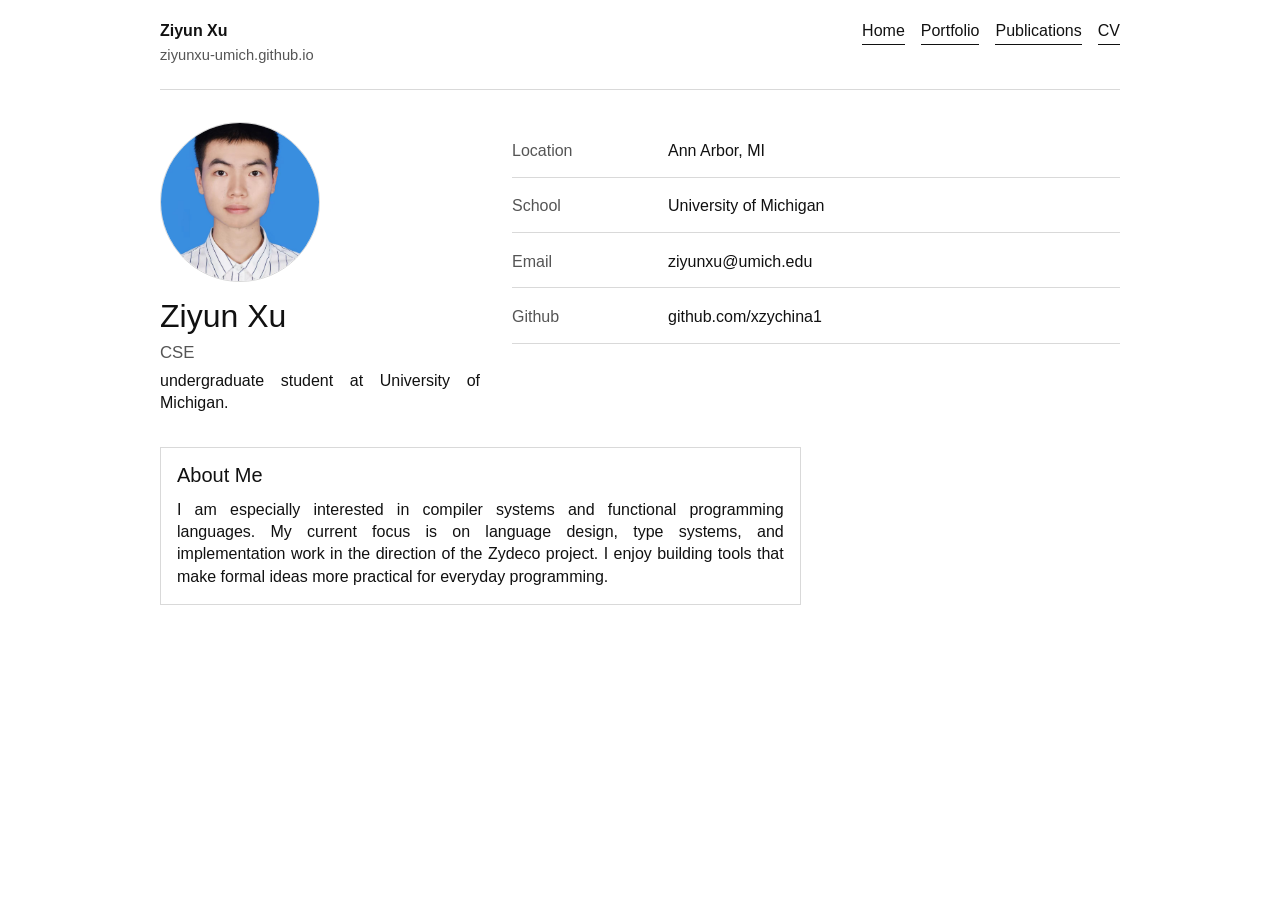
<file: index.html>
<!doctype html>
<html lang="en">
  <head>
    <meta charset="UTF-8" />
    <meta name="viewport" content="width=device-width, initial-scale=1.0" />
    <meta name="description" content="Ziyun Xu GitHub-style profile page." />
    <title>Ziyun Xu | Home</title>
    <link rel="stylesheet" href="styles.css" />
    <script defer src="script.js"></script>
  </head>
  <body>
    <div class="page-shell">
      <header class="site-header">
        <div class="brand">
          <strong>Ziyun Xu</strong>
          <span>ziyunxu-umich.github.io</span>
        </div>
        <nav class="site-nav" aria-label="Primary">
          <a href="https://xzychina1.github.io/ziyunxu-umich.github.io/cv/index.html" aria-current="page">Home</a>
          <a href="portfolio/index.html">Portfolio</a>
          <a href="publications/index.html">Publications</a>
          <a href="cv/index.html">CV</a>
        </nav>
      </header>

      <main class="profile-layout">
        <aside class="profile-card">
          <div class="profile-avatar">
            <img src="微信图片_20260513203422_10_657.jpg" alt="Ziyun Xu profile photo" />
          </div>
          <div class="profile-summary">
            <h1>Ziyun Xu</h1>
            <p class="profile-role">CSE</p>
            <p>undergraduate student at University of Michigan.</p>
          </div>
        </aside>

        <section class="profile-details" aria-label="Profile details">
          <div class="profile-row">
            <span>Location</span>
            <span>Ann Arbor, MI</span>
          </div>
          <div class="profile-row">
            <span>School</span>
            <span>University of Michigan</span>
          </div>
          <div class="profile-row">
            <span>Email</span>
            <a href="mailto:ziyunxu@umich.edu">ziyunxu@umich.edu</a>
          </div>
          <div class="profile-row">
            <span>Github</span>
            <a href="https://github.com/xzychina1" target="_blank" rel="noreferrer">
              github.com/xzychina1
            </a>
          </div>
        </section>

        <section class="about-box" aria-label="About me">
          <h2>About Me</h2>
          <p>
            I am especially interested in compiler systems and functional programming languages.
            My current focus is on language design, type systems, and implementation work in the
            direction of the Zydeco project. I enjoy building tools that make formal ideas more
            practical for everyday programming.
          </p>
        </section>

      </main>
    </div>
  </body>
</html>
</file>
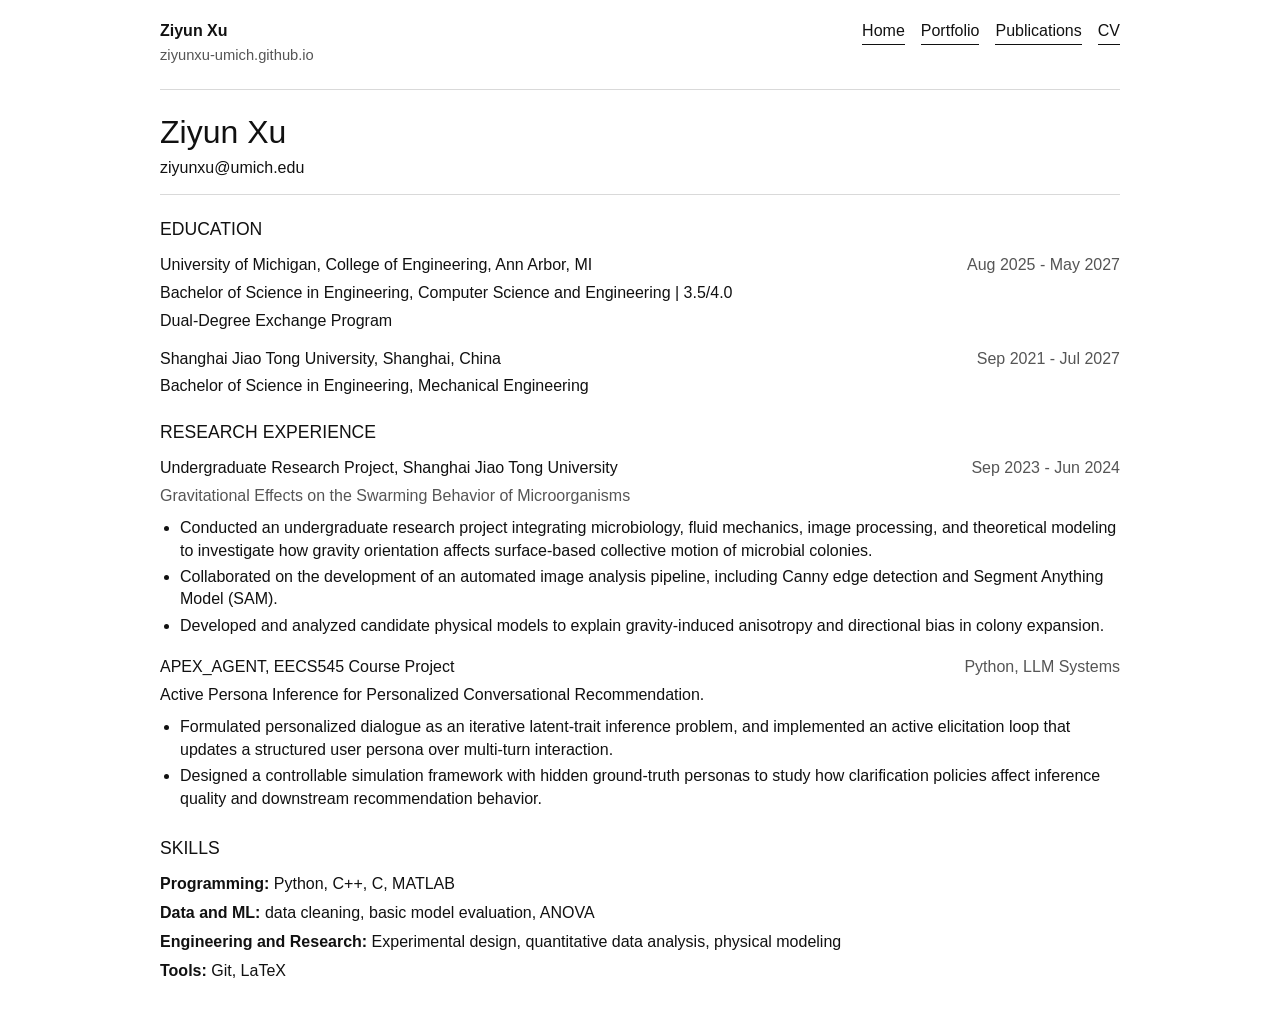
<file: cv/index.html>
<!doctype html>
<html lang="en">
  <head>
    <meta charset="UTF-8" />
    <meta name="viewport" content="width=device-width, initial-scale=1.0" />
    <meta name="description" content="CV page." />
    <title>Ziyun Xu | CV</title>
    <link rel="stylesheet" href="../styles.css" />
    <script defer src="../script.js"></script>
  </head>
  <body>
    <div class="page-shell">
      <header class="site-header">
        <div class="brand">
          <strong>Ziyun Xu</strong>
          <span>ziyunxu-umich.github.io</span>
        </div>
        <nav class="site-nav" aria-label="Primary">
          <a href="../index.html">Home</a>
          <a href="../portfolio/index.html">Portfolio</a>
          <a href="../publications/index.html">Publications</a>
          <a href="../cv/index.html" aria-current="page">CV</a>
        </nav>
      </header>

      <main class="cv-page">
        <section class="cv-head">
          <h1>Ziyun Xu</h1>
          <p>
            <a href="mailto:ziyunxu@umich.edu">ziyunxu@umich.edu</a>
          </p>
        </section>

        <section class="cv-section">
          <h2>Education</h2>

          <article class="cv-item">
            <div class="cv-item-top">
              <h3>University of Michigan, College of Engineering, Ann Arbor, MI</h3>
              <span>Aug 2025 - May 2027</span>
            </div>
            <p>Bachelor of Science in Engineering, Computer Science and Engineering | 3.5/4.0</p>
            <p>Dual-Degree Exchange Program</p>
          </article>

          <article class="cv-item">
            <div class="cv-item-top">
              <h3>Shanghai Jiao Tong University, Shanghai, China</h3>
              <span>Sep 2021 - Jul 2027</span>
            </div>
            <p>Bachelor of Science in Engineering, Mechanical Engineering</p>
          </article>
        </section>

        <section class="cv-section">
          <h2>Research Experience</h2>

          <article class="cv-item">
            <div class="cv-item-top">
              <h3>Undergraduate Research Project, Shanghai Jiao Tong University</h3>
              <span>Sep 2023 - Jun 2024</span>
            </div>
            <p class="cv-topic">Gravitational Effects on the Swarming Behavior of Microorganisms</p>
            <ul>
              <li>
                Conducted an undergraduate research project integrating microbiology, fluid
                mechanics, image processing, and theoretical modeling to investigate how gravity
                orientation affects surface-based collective motion of microbial colonies.
              </li>
              <li>
                Collaborated on the development of an automated image analysis pipeline, including
                Canny edge detection and Segment Anything Model (SAM).
              </li>
              <li>
                Developed and analyzed candidate physical models to explain gravity-induced
                anisotropy and directional bias in colony expansion.
              </li>
            </ul>
          </article>

          <article class="cv-item">
            <div class="cv-item-top">
              <h3>APEX_AGENT, EECS545 Course Project</h3>
              <span>Python, LLM Systems</span>
            </div>
            <p>
              Active Persona Inference for Personalized Conversational Recommendation.
            </p>
            <ul>
              <li>
                Formulated personalized dialogue as an iterative latent-trait inference problem,
                and implemented an active elicitation loop that updates a structured user persona
                over multi-turn interaction.
              </li>
              <li>
                Designed a controllable simulation framework with hidden ground-truth personas to
                study how clarification policies affect inference quality and downstream
                recommendation behavior.
              </li>
            </ul>
          </article>
        </section>

        <section class="cv-section">
          <h2>Skills</h2>
          <div class="cv-skills">
            <p><strong>Programming:</strong> Python, C++, C, MATLAB</p>
            <p><strong>Data and ML:</strong> data cleaning, basic model evaluation, ANOVA</p>
            <p>
              <strong>Engineering and Research:</strong> Experimental design, quantitative data
              analysis, physical modeling
            </p>
            <p><strong>Tools:</strong> Git, LaTeX</p>
          </div>
        </section>
      </main>
    </div>
  </body>
</html>
</file>
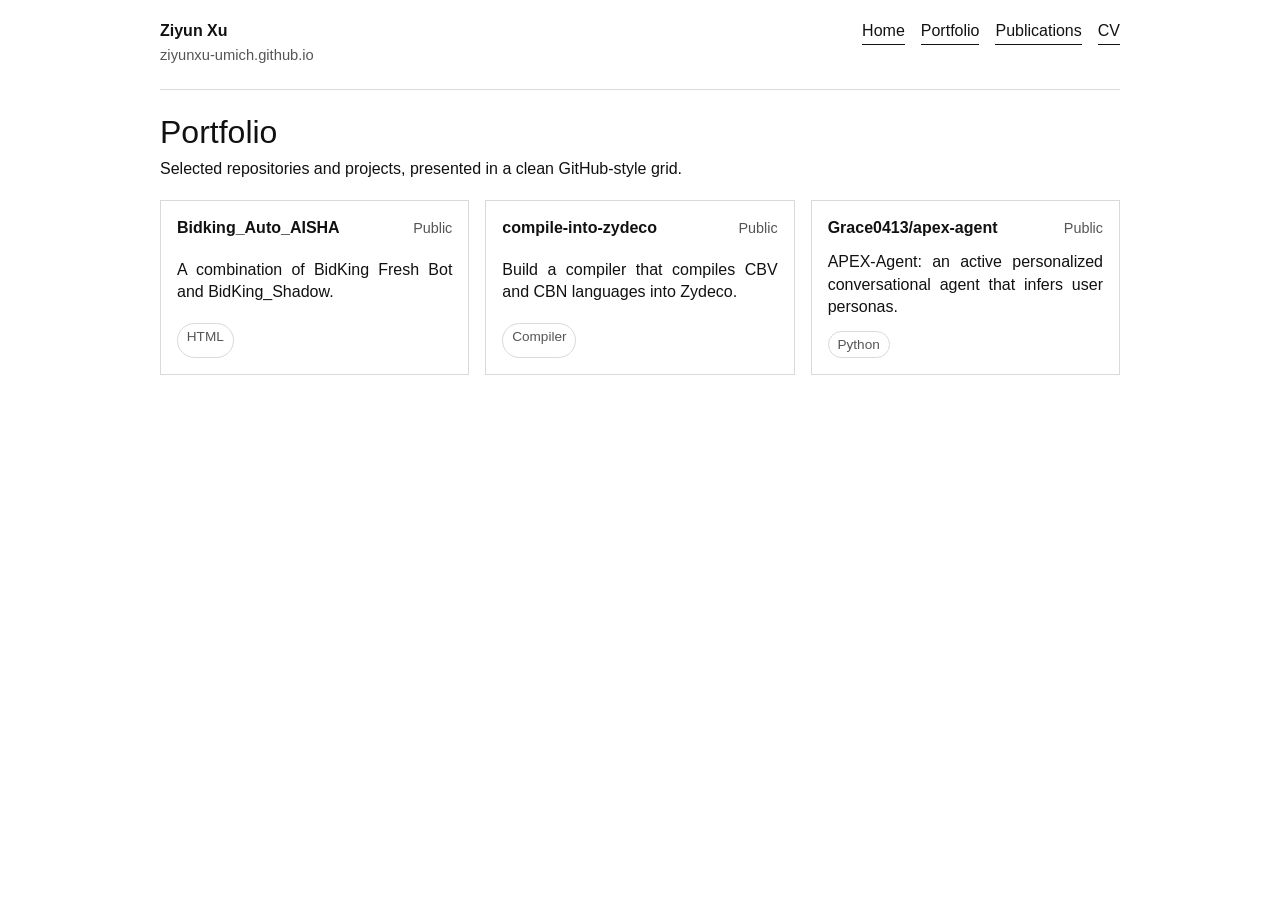
<file: portfolio/index.html>
<!doctype html>
<html lang="en">
  <head>
    <meta charset="UTF-8" />
    <meta name="viewport" content="width=device-width, initial-scale=1.0" />
    <meta name="description" content="Portfolio page." />
    <title>Ziyun Xu | Portfolio</title>
    <link rel="stylesheet" href="../styles.css" />
    <script defer src="../script.js"></script>
  </head>
  <body>
    <div class="page-shell">
      <header class="site-header">
        <div class="brand">
          <strong>Ziyun Xu</strong>
          <span>ziyunxu-umich.github.io</span>
        </div>
        <nav class="site-nav" aria-label="Primary">
          <a href="../index.html">Home</a>
          <a href="../portfolio/index.html" aria-current="page">Portfolio</a>
          <a href="../publications/index.html">Publications</a>
          <a href="../cv/index.html">CV</a>
        </nav>
      </header>

      <main class="portfolio-page">
        <section class="portfolio-head">
          <h1>Portfolio</h1>
          <p>
            Selected repositories and projects, presented in a clean GitHub-style grid.
          </p>
        </section>

        <section class="repo-grid portfolio-grid" aria-label="Portfolio items">
          <article class="repo-card">
            <div class="repo-card-head">
              <strong>Bidking_Auto_AISHA</strong>
              <span>Public</span>
            </div>
            <p>A combination of BidKing Fresh Bot and BidKing_Shadow.</p>
            <span class="repo-lang">HTML</span>
          </article>

          <a class="repo-card" href="https://github.com/xzychina1/compile-into-zydeco" target="_blank" rel="noreferrer">
            <div class="repo-card-head">
              <strong>compile-into-zydeco</strong>
              <span>Public</span>
            </div>
            <p>Build a compiler that compiles CBV and CBN languages into Zydeco.</p>
            <span class="repo-lang">Compiler</span>
          </a>

          <a class="repo-card" href="https://github.com/Grace0413/apex-agent" target="_blank" rel="noreferrer">
            <div class="repo-card-head">
              <strong>Grace0413/apex-agent</strong>
              <span>Public</span>
            </div>
            <p>APEX-Agent: an active personalized conversational agent that infers user personas.</p>
            <span class="repo-lang">Python</span>
          </a>
        </section>
      </main>
    </div>
  </body>
</html>
</file>
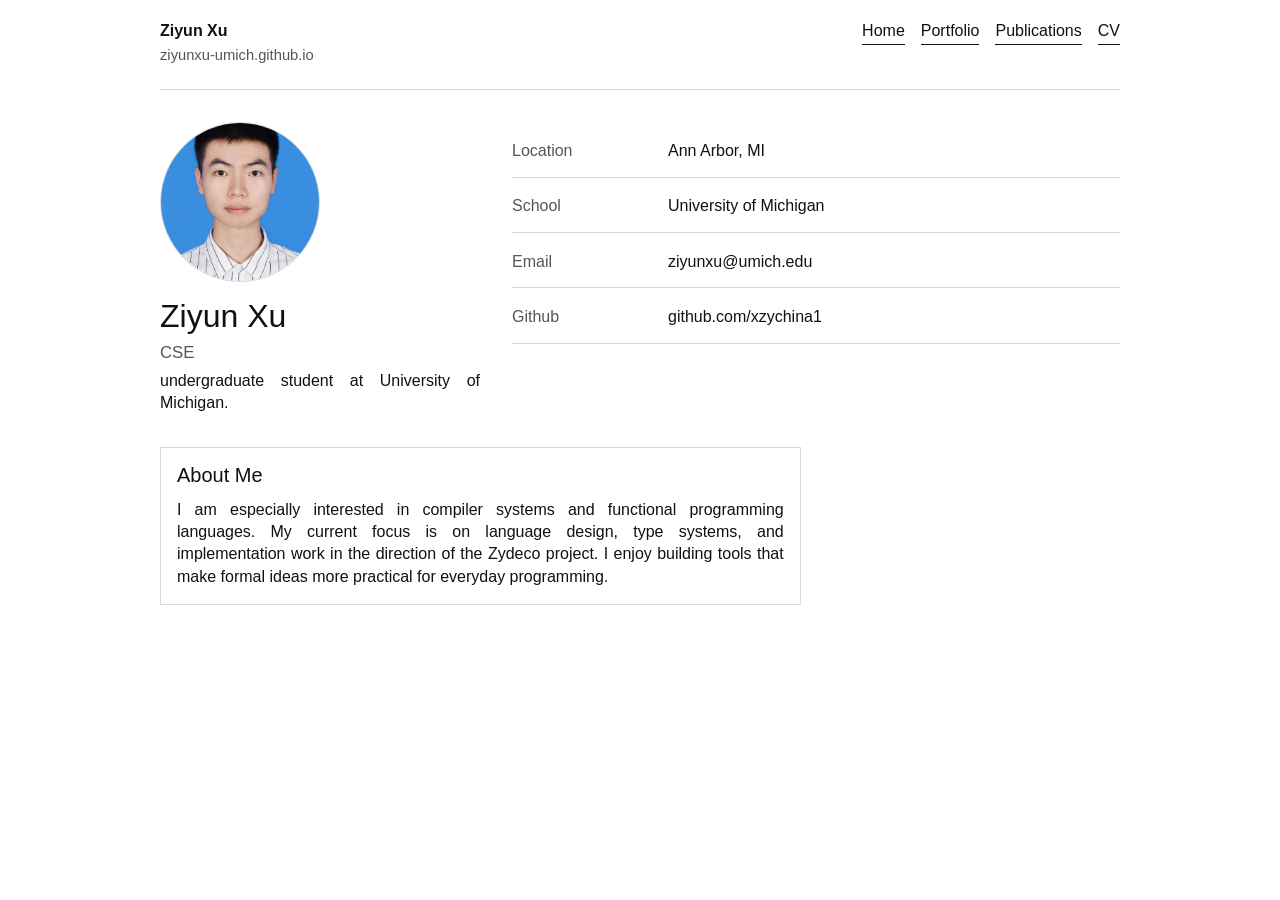
<file: projects.html>
<!doctype html>
<html lang="en">
  <head>
    <meta charset="UTF-8" />
    <meta http-equiv="refresh" content="0; url=index.html#publications" />
    <meta name="viewport" content="width=device-width, initial-scale=1.0" />
    <title>Ziyun Xu | Publications</title>
  </head>
  <body>
    <p><a href="index.html#publications">Open Publications</a></p>
  </body>
</html>
</file>
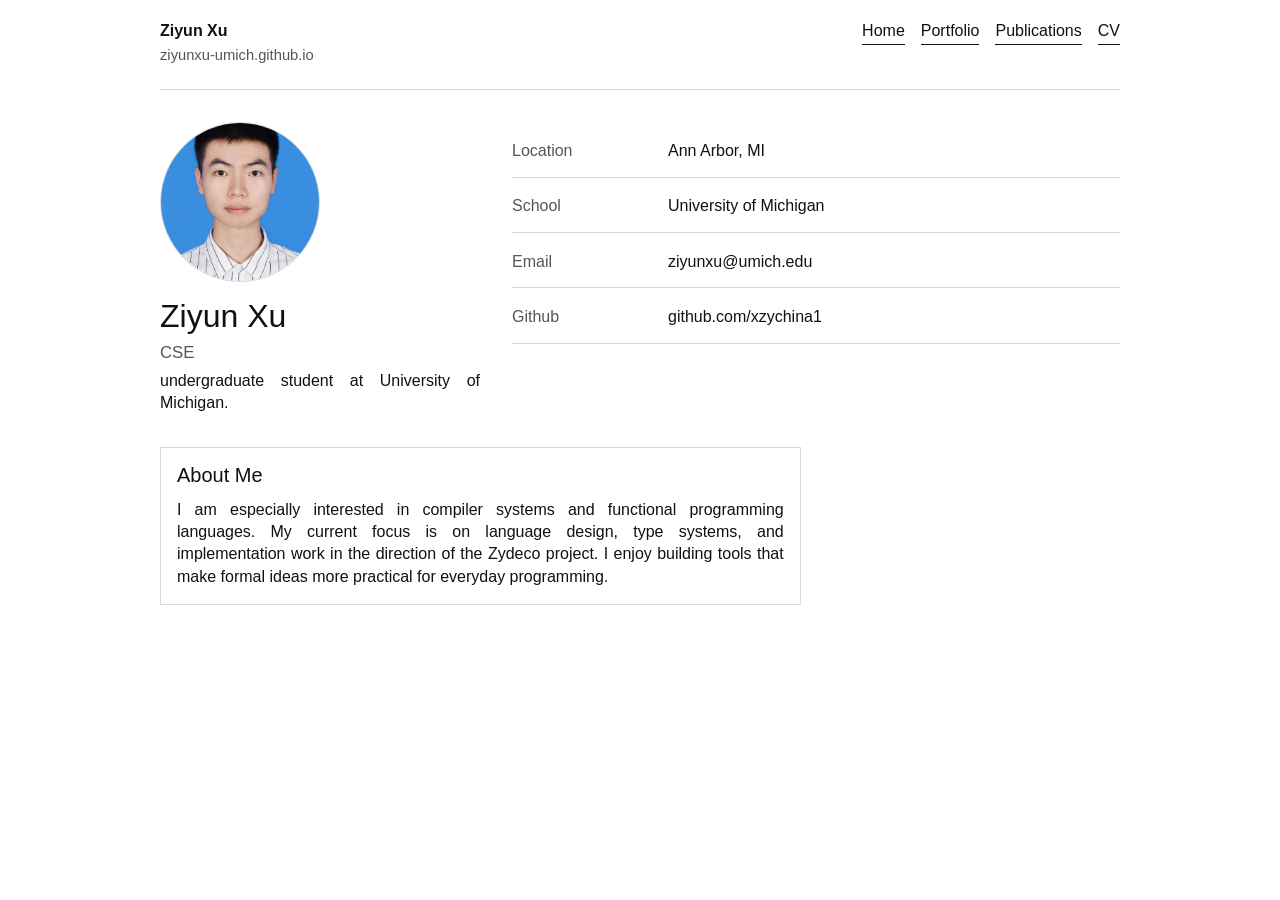
<file: resume.html>
<!doctype html>
<html lang="en">
  <head>
    <meta charset="UTF-8" />
    <meta http-equiv="refresh" content="0; url=index.html#cv" />
    <meta name="viewport" content="width=device-width, initial-scale=1.0" />
    <title>Ziyun Xu | CV</title>
  </head>
  <body>
    <p><a href="index.html#cv">Open CV</a></p>
  </body>
</html>
</file>
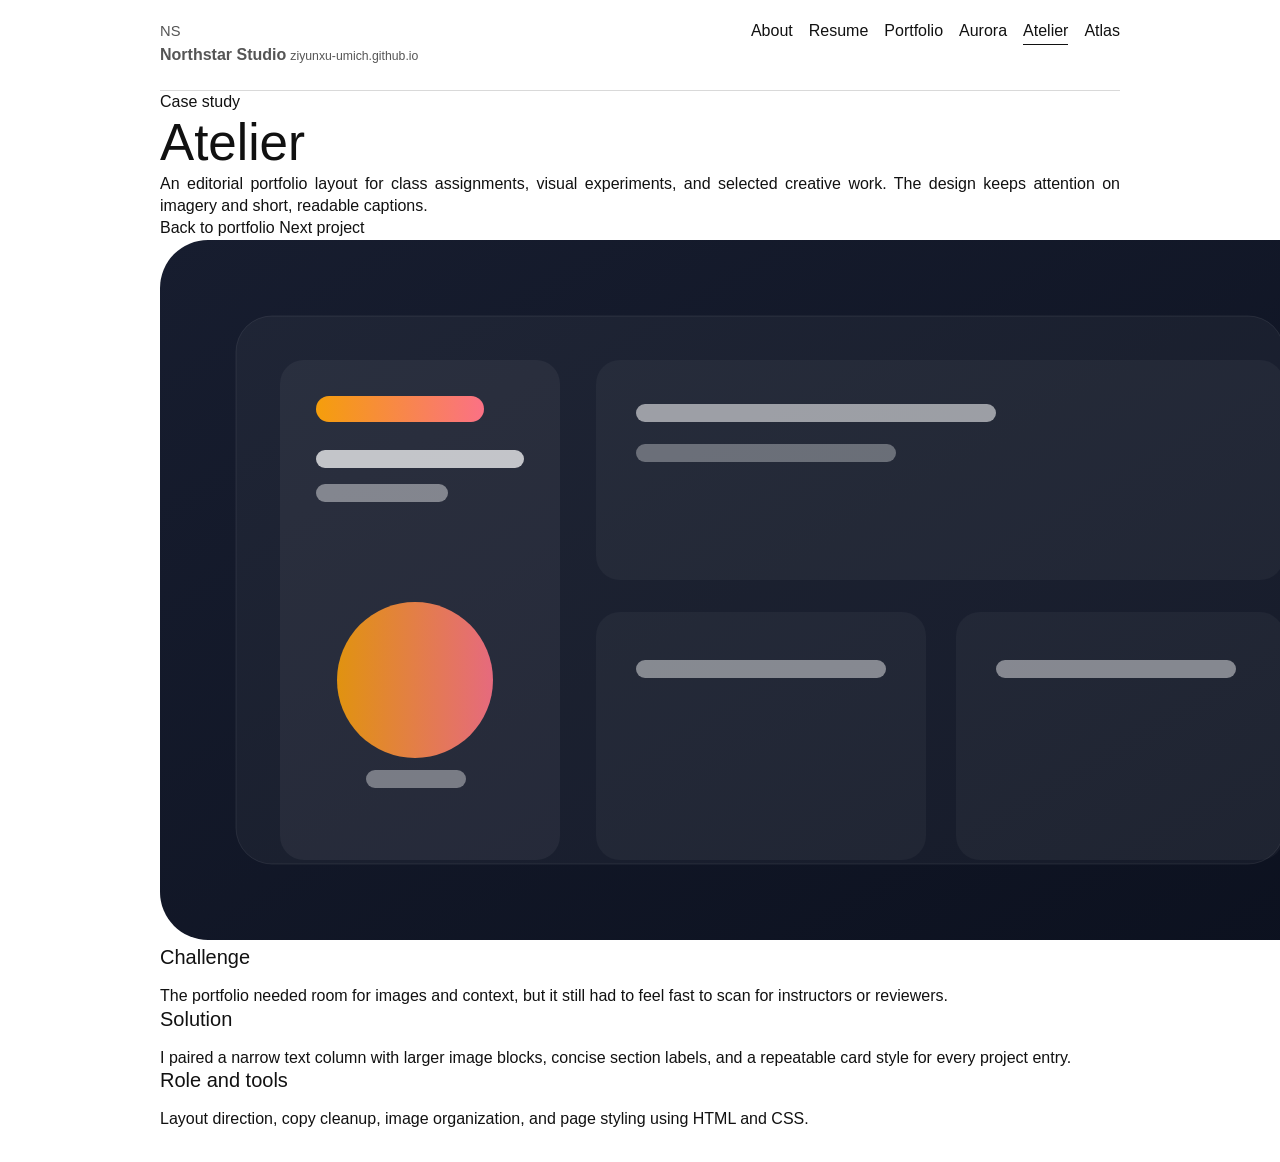
<file: projects/atelier.html>
<!doctype html>
<html lang="en">
  <head>
    <meta charset="UTF-8" />
    <meta name="viewport" content="width=device-width, initial-scale=1.0" />
    <meta
      name="description"
      content="Atelier case study with editorial portfolio design, screenshots, and project highlights."
    />
    <title>Northstar Studio | Atelier</title>
    <link rel="stylesheet" href="../styles.css" />
    <script defer src="../script.js"></script>
  </head>
  <body>
    <div class="page-shell">
      <header class="site-header">
        <a class="brand" href="../index.html">
          <span class="brand-mark">NS</span>
          <span>
            <strong>Northstar Studio</strong>
            <small>ziyunxu-umich.github.io</small>
          </span>
        </a>
        <nav class="site-nav" aria-label="Primary">
          <a href="../index.html" data-page="home">About</a>
          <a href="../resume.html" data-page="resume">Resume</a>
          <a href="../projects.html" data-page="projects">Portfolio</a>
          <a href="../projects/aurora.html" data-page="aurora">Aurora</a>
          <a href="../projects/atelier.html" data-page="atelier">Atelier</a>
          <a href="../projects/atlas.html" data-page="atlas">Atlas</a>
        </nav>
      </header>

      <main>
        <section class="card project-detail hero-detail">
          <div class="hero-copy narrow-copy">
            <p class="eyebrow">Case study</p>
            <h1>Atelier</h1>
            <p class="lede">
              An editorial portfolio layout for class assignments, visual experiments, and selected
              creative work. The design keeps attention on imagery and short, readable captions.
            </p>
            <div class="hero-actions">
              <a class="button button-primary" href="../projects.html">Back to portfolio</a>
              <a class="button button-secondary" href="atlas.html">Next project</a>
            </div>
          </div>
          <img src="../assets/project-atelier.svg" alt="Atelier project screenshot placeholder" />
        </section>

        <section class="detail-grid">
          <article class="card narrow-copy">
            <h2>Challenge</h2>
            <p>
              The portfolio needed room for images and context, but it still had to feel fast to
              scan for instructors or reviewers.
            </p>
          </article>
          <article class="card narrow-copy">
            <h2>Solution</h2>
            <p>
              I paired a narrow text column with larger image blocks, concise section labels, and a
              repeatable card style for every project entry.
            </p>
          </article>
          <article class="card narrow-copy">
            <h2>Role and tools</h2>
            <p>
              Layout direction, copy cleanup, image organization, and page styling using HTML and
              CSS.
            </p>
          </article>
        </section>
      </main>
    </div>
  </body>
</html>
</file>
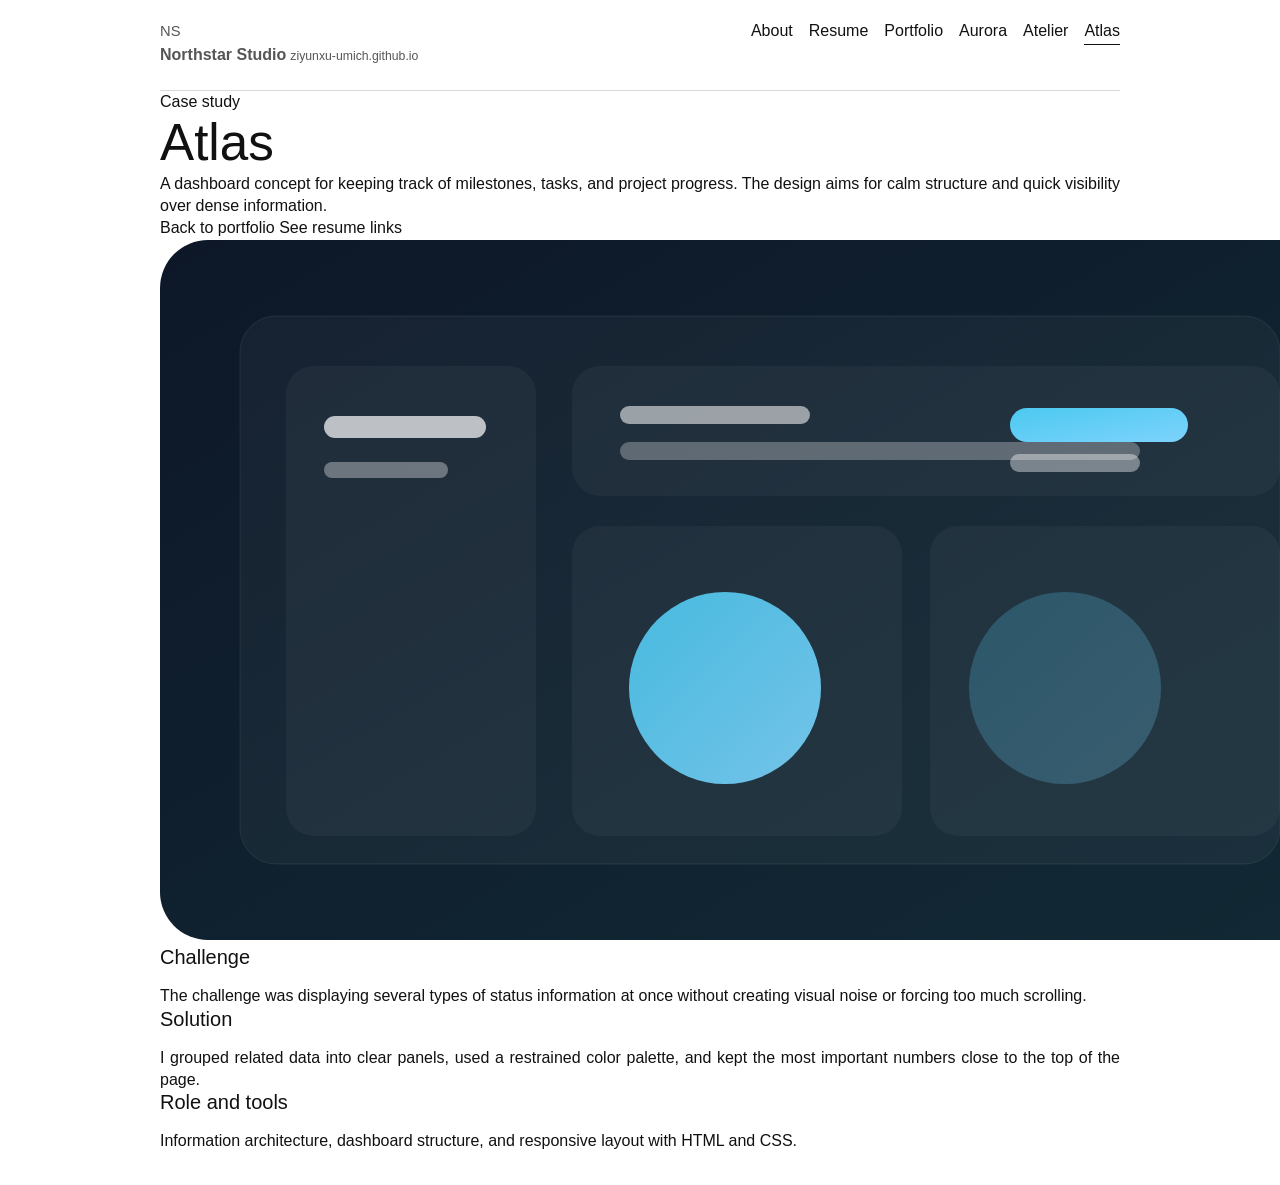
<file: projects/atlas.html>
<!doctype html>
<html lang="en">
  <head>
    <meta charset="UTF-8" />
    <meta name="viewport" content="width=device-width, initial-scale=1.0" />
    <meta
      name="description"
      content="Atlas case study with dashboard design, screenshots, and project highlights."
    />
    <title>Northstar Studio | Atlas</title>
    <link rel="stylesheet" href="../styles.css" />
    <script defer src="../script.js"></script>
  </head>
  <body>
    <div class="page-shell">
      <header class="site-header">
        <a class="brand" href="../index.html">
          <span class="brand-mark">NS</span>
          <span>
            <strong>Northstar Studio</strong>
            <small>ziyunxu-umich.github.io</small>
          </span>
        </a>
        <nav class="site-nav" aria-label="Primary">
          <a href="../index.html" data-page="home">About</a>
          <a href="../resume.html" data-page="resume">Resume</a>
          <a href="../projects.html" data-page="projects">Portfolio</a>
          <a href="../projects/aurora.html" data-page="aurora">Aurora</a>
          <a href="../projects/atelier.html" data-page="atelier">Atelier</a>
          <a href="../projects/atlas.html" data-page="atlas">Atlas</a>
        </nav>
      </header>

      <main>
        <section class="card project-detail hero-detail">
          <div class="hero-copy narrow-copy">
            <p class="eyebrow">Case study</p>
            <h1>Atlas</h1>
            <p class="lede">
              A dashboard concept for keeping track of milestones, tasks, and project progress.
              The design aims for calm structure and quick visibility over dense information.
            </p>
            <div class="hero-actions">
              <a class="button button-primary" href="../projects.html">Back to portfolio</a>
              <a class="button button-secondary" href="../resume.html">See resume links</a>
            </div>
          </div>
          <img src="../assets/project-atlas.svg" alt="Atlas project screenshot placeholder" />
        </section>

        <section class="detail-grid">
          <article class="card narrow-copy">
            <h2>Challenge</h2>
            <p>
              The challenge was displaying several types of status information at once without
              creating visual noise or forcing too much scrolling.
            </p>
          </article>
          <article class="card narrow-copy">
            <h2>Solution</h2>
            <p>
              I grouped related data into clear panels, used a restrained color palette, and kept
              the most important numbers close to the top of the page.
            </p>
          </article>
          <article class="card narrow-copy">
            <h2>Role and tools</h2>
            <p>
              Information architecture, dashboard structure, and responsive layout with HTML and
              CSS.
            </p>
          </article>
        </section>
      </main>
    </div>
  </body>
</html>
</file>
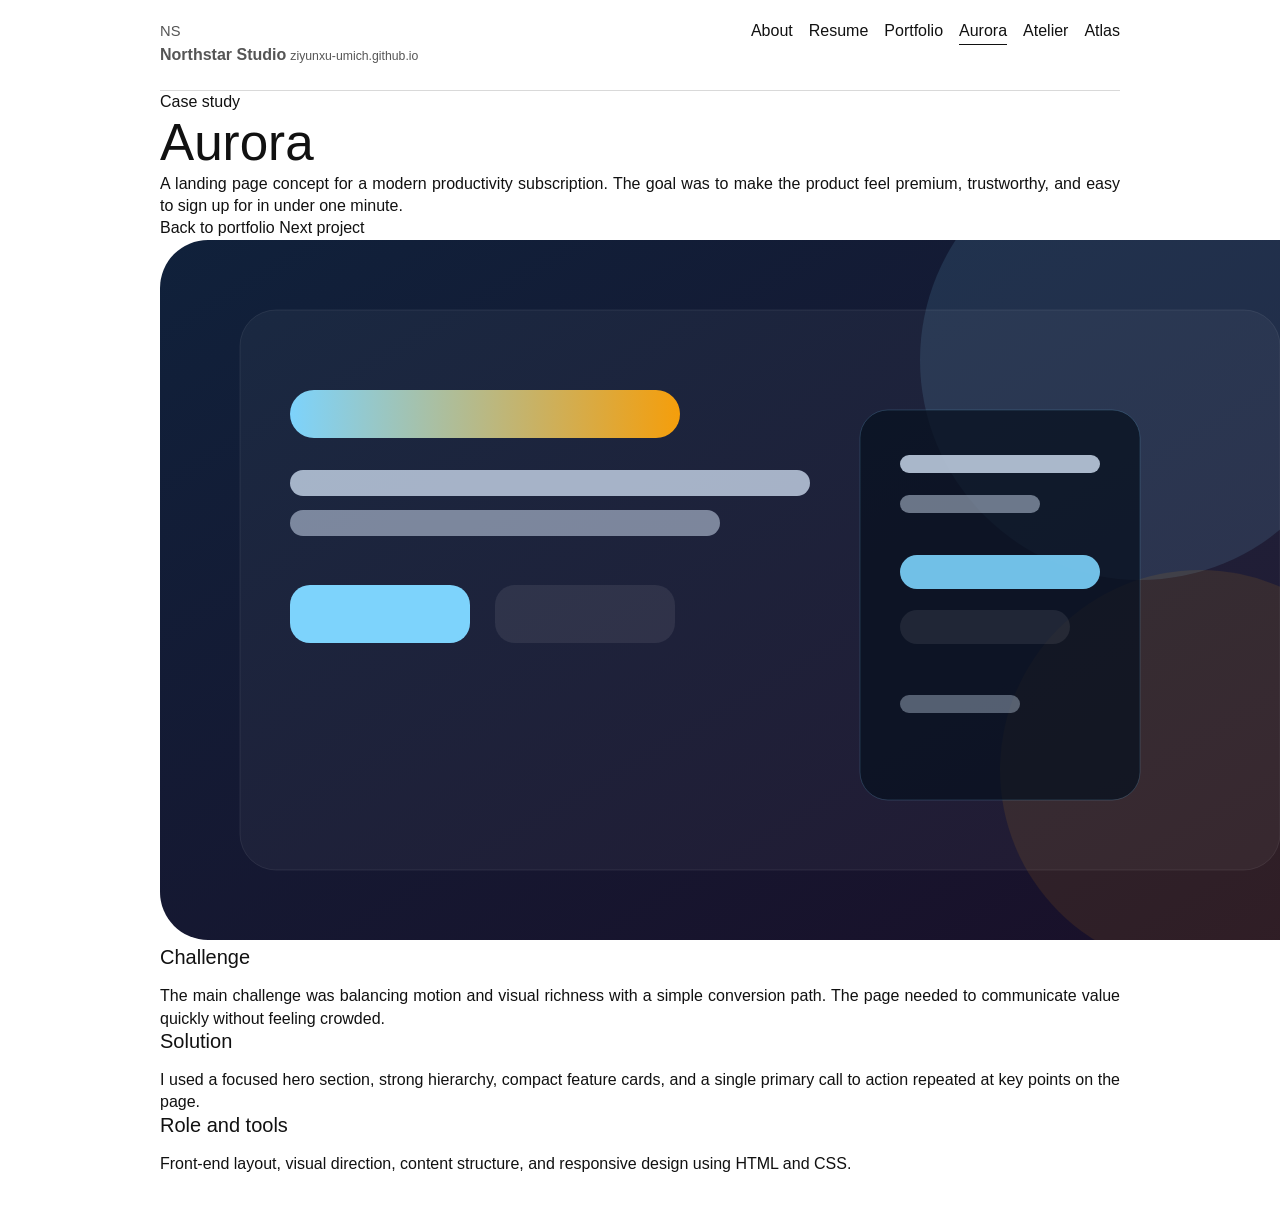
<file: projects/aurora.html>
<!doctype html>
<html lang="en">
  <head>
    <meta charset="UTF-8" />
    <meta name="viewport" content="width=device-width, initial-scale=1.0" />
    <meta
      name="description"
      content="Aurora case study with product landing page design, screenshots, and project highlights."
    />
    <title>Northstar Studio | Aurora</title>
    <link rel="stylesheet" href="../styles.css" />
    <script defer src="../script.js"></script>
  </head>
  <body>
    <div class="page-shell">
      <header class="site-header">
        <a class="brand" href="../index.html">
          <span class="brand-mark">NS</span>
          <span>
            <strong>Northstar Studio</strong>
            <small>ziyunxu-umich.github.io</small>
          </span>
        </a>
        <nav class="site-nav" aria-label="Primary">
          <a href="../index.html" data-page="home">About</a>
          <a href="../resume.html" data-page="resume">Resume</a>
          <a href="../projects.html" data-page="projects">Portfolio</a>
          <a href="../projects/aurora.html" data-page="aurora">Aurora</a>
          <a href="../projects/atelier.html" data-page="atelier">Atelier</a>
          <a href="../projects/atlas.html" data-page="atlas">Atlas</a>
        </nav>
      </header>

      <main>
        <section class="card project-detail hero-detail">
          <div class="hero-copy narrow-copy">
            <p class="eyebrow">Case study</p>
            <h1>Aurora</h1>
            <p class="lede">
              A landing page concept for a modern productivity subscription. The goal was to make
              the product feel premium, trustworthy, and easy to sign up for in under one minute.
            </p>
            <div class="hero-actions">
              <a class="button button-primary" href="../projects.html">Back to portfolio</a>
              <a class="button button-secondary" href="atelier.html">Next project</a>
            </div>
          </div>
          <img src="../assets/project-aurora.svg" alt="Aurora project screenshot placeholder" />
        </section>

        <section class="detail-grid">
          <article class="card narrow-copy">
            <h2>Challenge</h2>
            <p>
              The main challenge was balancing motion and visual richness with a simple conversion
              path. The page needed to communicate value quickly without feeling crowded.
            </p>
          </article>
          <article class="card narrow-copy">
            <h2>Solution</h2>
            <p>
              I used a focused hero section, strong hierarchy, compact feature cards, and a single
              primary call to action repeated at key points on the page.
            </p>
          </article>
          <article class="card narrow-copy">
            <h2>Role and tools</h2>
            <p>
              Front-end layout, visual direction, content structure, and responsive design using
              HTML and CSS.
            </p>
          </article>
        </section>
      </main>
    </div>
  </body>
</html>
</file>
<file: styles.css>
:root {
  color-scheme: light;
  --bg: #ffffff;
  --text: #111111;
  --muted: #555555;
  --border: #d9d9d9;
  --panel: #ffffff;
  font-family: Arial, Helvetica, sans-serif;
}

* {
  box-sizing: border-box;
}

html {
  scroll-behavior: smooth;
}

body {
  margin: 0;
  min-height: 100vh;
  background: var(--bg);
  color: var(--text);
  line-height: 1.4;
}

a {
  color: inherit;
  text-decoration: none;
}

p {
  margin: 0;
  text-align: justify;
  text-justify: inter-word;
}

h1,
h2,
h3,
p,
a {
  font-weight: 400;
}

h1,
h2,
h3 {
  margin: 0;
  line-height: 1.15;
}

h1 {
  font-size: clamp(2rem, 4vw, 3.6rem);
}

h2 {
  font-size: 1.25rem;
  margin-bottom: 1rem;
}

h3 {
  font-size: 1rem;
  margin-bottom: 0.4rem;
}

.page-shell {
  width: min(960px, calc(100% - 2rem));
  margin: 0 auto;
  padding: 1.25rem 0 2rem;
}

.site-header {
  display: flex;
  justify-content: space-between;
  align-items: baseline;
  gap: 1rem;
  padding: 0 0 1.5rem;
  border-bottom: 1px solid var(--border);
}

.brand {
  display: flex;
  flex-direction: column;
  gap: 0.15rem;
}

.brand strong {
  font-size: 1rem;
}

.brand span {
  color: var(--muted);
  font-size: 0.92rem;
}

.site-nav {
  display: flex;
  gap: 1rem;
  flex-wrap: wrap;
}

.site-nav a {
  color: var(--text);
  padding-bottom: 0.1rem;
  border-bottom: 1px solid transparent;
}

.site-nav a:hover,
.site-nav a[aria-current="page"] {
  border-bottom-color: var(--text);
}


.blank-main {
  min-height: calc(100vh - 5rem);
}

.profile-layout {
  display: grid;
  grid-template-columns: minmax(0, 320px) minmax(0, 1fr);
  gap: 2rem;
  padding-top: 2rem;
  align-items: start;
}

.profile-card {
  display: grid;
  gap: 1rem;
  align-content: start;
}

.profile-avatar {
  width: 160px;
  height: 160px;
  border: 1px solid var(--border);
  border-radius: 50%;
  overflow: hidden;
}

.profile-avatar img {
  width: 100%;
  height: 100%;
  object-fit: cover;
  display: block;
}

.profile-summary {
  display: grid;
  gap: 0.35rem;
}

.profile-summary h1 {
  font-size: 2rem;
}

.profile-role {
  color: var(--muted);
  font-size: 1.05rem;
}

.profile-details {
  display: grid;
  gap: 0.2rem;
  padding-top: 0.2rem;
}

.about-box {
  grid-column: 1 / -1;
  max-width: 72ch;
  border: 1px solid var(--border);
  padding: 1rem;
}

.about-box h2 {
  margin-bottom: 0.75rem;
}

.repos-box {
  grid-column: 1 / -1;
  display: grid;
  gap: 1rem;
}

.repo-grid {
  display: grid;
  grid-template-columns: repeat(3, minmax(0, 1fr));
  gap: 1rem;
}

.repo-card {
  display: grid;
  gap: 0.75rem;
  border: 1px solid var(--border);
  padding: 1rem;
  min-height: 170px;
  background: #fff;
}

.repo-card-head {
  display: flex;
  justify-content: space-between;
  gap: 1rem;
  align-items: baseline;
}

.repo-card-head strong {
  font-size: 1rem;
}

.repo-card-head span {
  color: var(--muted);
  font-size: 0.9rem;
}

.repo-card p {
  color: var(--text);
}

.repo-lang {
  justify-self: start;
  border: 1px solid var(--border);
  padding: 0.2rem 0.55rem;
  border-radius: 999px;
  font-size: 0.85rem;
  color: var(--muted);
}

.cv-page {
  display: grid;
  gap: 1.5rem;
  padding-top: 1.5rem;
}

.cv-head {
  border-bottom: 1px solid var(--border);
  padding-bottom: 0.9rem;
}

.cv-head h1 {
  font-size: 2rem;
  margin-bottom: 0.35rem;
}

.cv-section {
  display: grid;
  gap: 0.95rem;
}

.cv-section h2 {
  font-size: 1.1rem;
  text-transform: uppercase;
  margin-bottom: 0;
}

.cv-item {
  display: grid;
  gap: 0.35rem;
}

.cv-item-top {
  display: flex;
  justify-content: space-between;
  align-items: baseline;
  gap: 1rem;
}

.cv-item-top h3 {
  margin-bottom: 0;
  font-size: 1rem;
}

.cv-item-top span {
  color: var(--muted);
  white-space: nowrap;
}

.cv-topic {
  color: var(--muted);
}

.cv-item ul {
  margin: 0;
  padding-left: 1.25rem;
}

.cv-item li {
  margin: 0.25rem 0;
}

.cv-skills {
  display: grid;
  gap: 0.4rem;
}

.portfolio-page {
  display: grid;
  gap: 1.2rem;
  padding-top: 1.5rem;
}

.portfolio-head {
  display: grid;
  gap: 0.45rem;
}

.portfolio-head h1 {
  font-size: 2rem;
}

.portfolio-grid {
  display: grid;
  grid-template-columns: repeat(3, minmax(0, 1fr));
  gap: 1rem;
}

.portfolio-card {
  min-height: 160px;
  border: 1px solid var(--border);
}

.profile-row {
  display: grid;
  grid-template-columns: 140px minmax(0, 1fr);
  gap: 1rem;
  padding: 0.9rem 0;
  border-bottom: 1px solid var(--border);
}

.profile-row span:first-child {
  color: var(--muted);
}

@media (max-width: 760px) {
  .profile-layout {
    grid-template-columns: 1fr;
  }

  .profile-row {
    grid-template-columns: 1fr;
    gap: 0.35rem;
  }

  .cv-item-top {
    flex-direction: column;
    align-items: flex-start;
    gap: 0.15rem;
  }

  .portfolio-grid {
    grid-template-columns: 1fr;
  }

  .repo-grid {
    grid-template-columns: 1fr;
  }
}

@media (max-width: 760px) {
  .site-header {
    flex-direction: column;
    align-items: flex-start;
  }

  .list-grid,
  .cv-grid {
    grid-template-columns: 1fr;
  }
}
</file>
